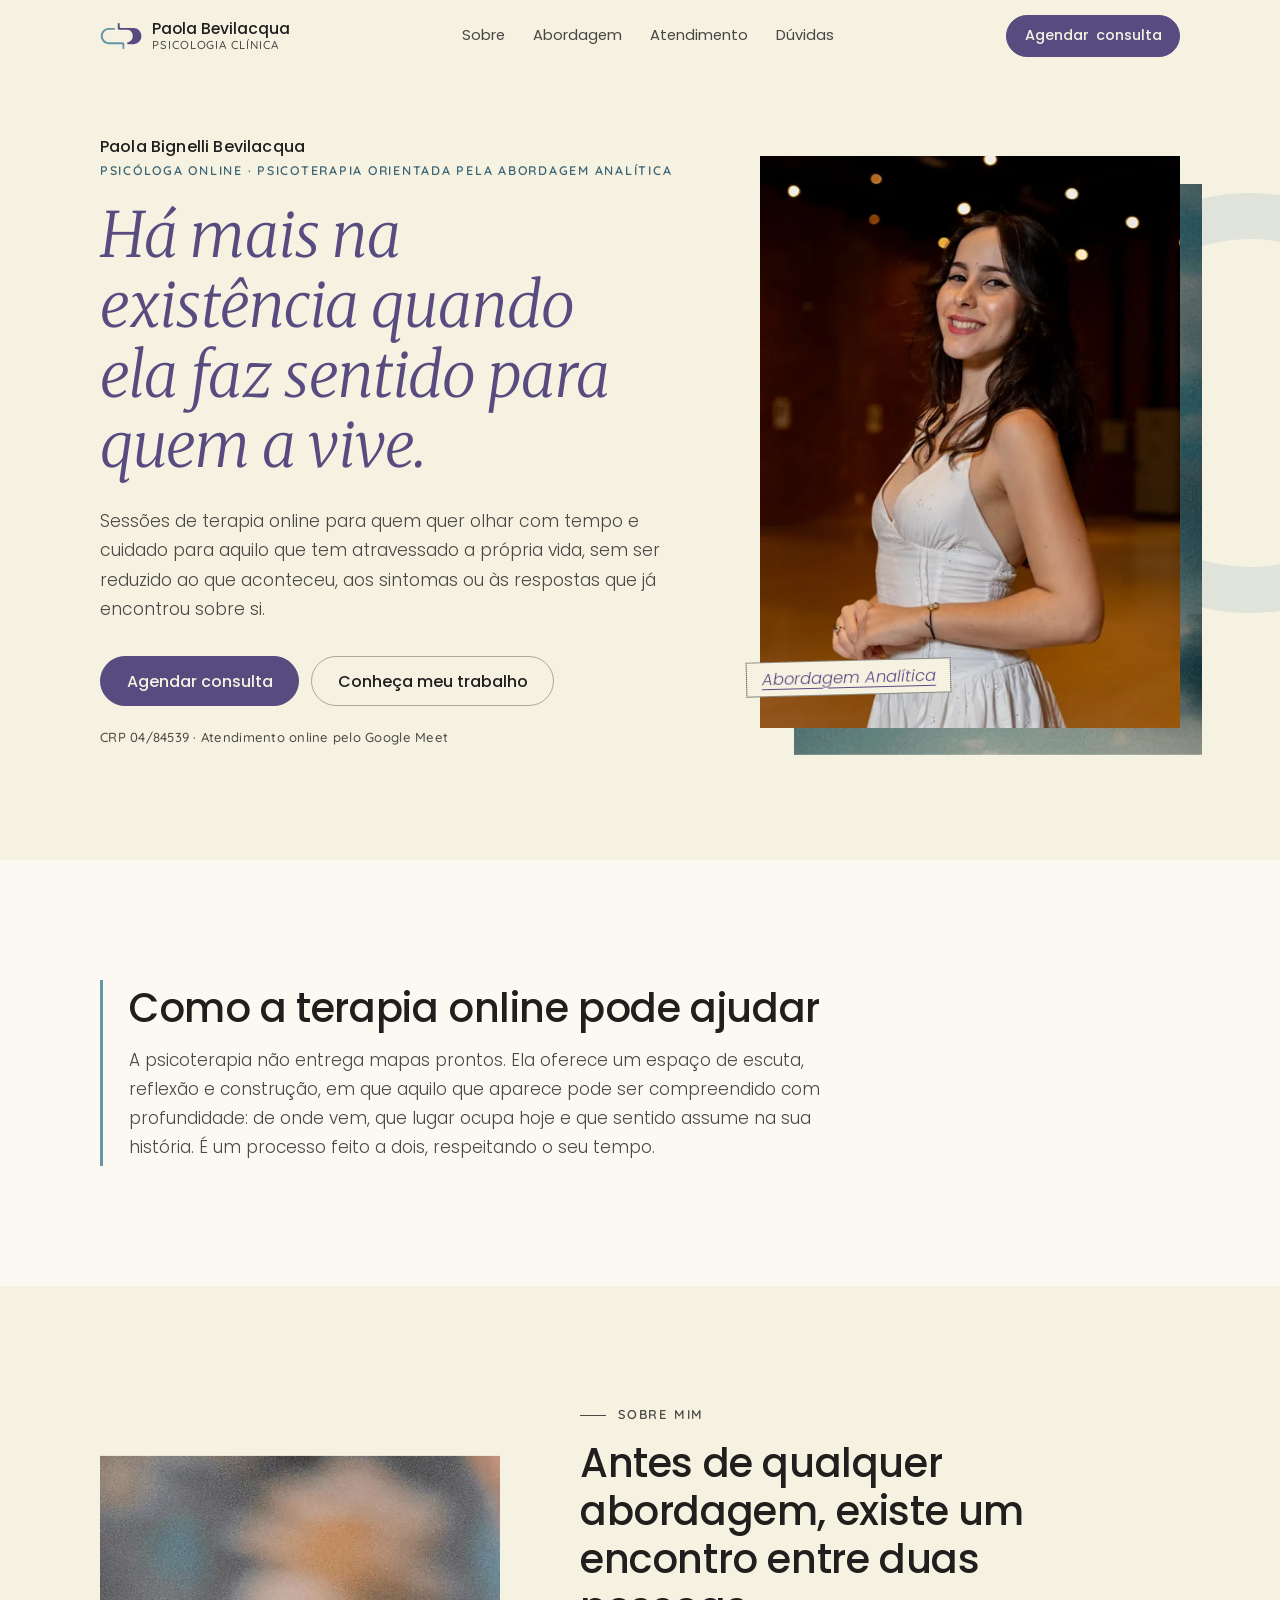
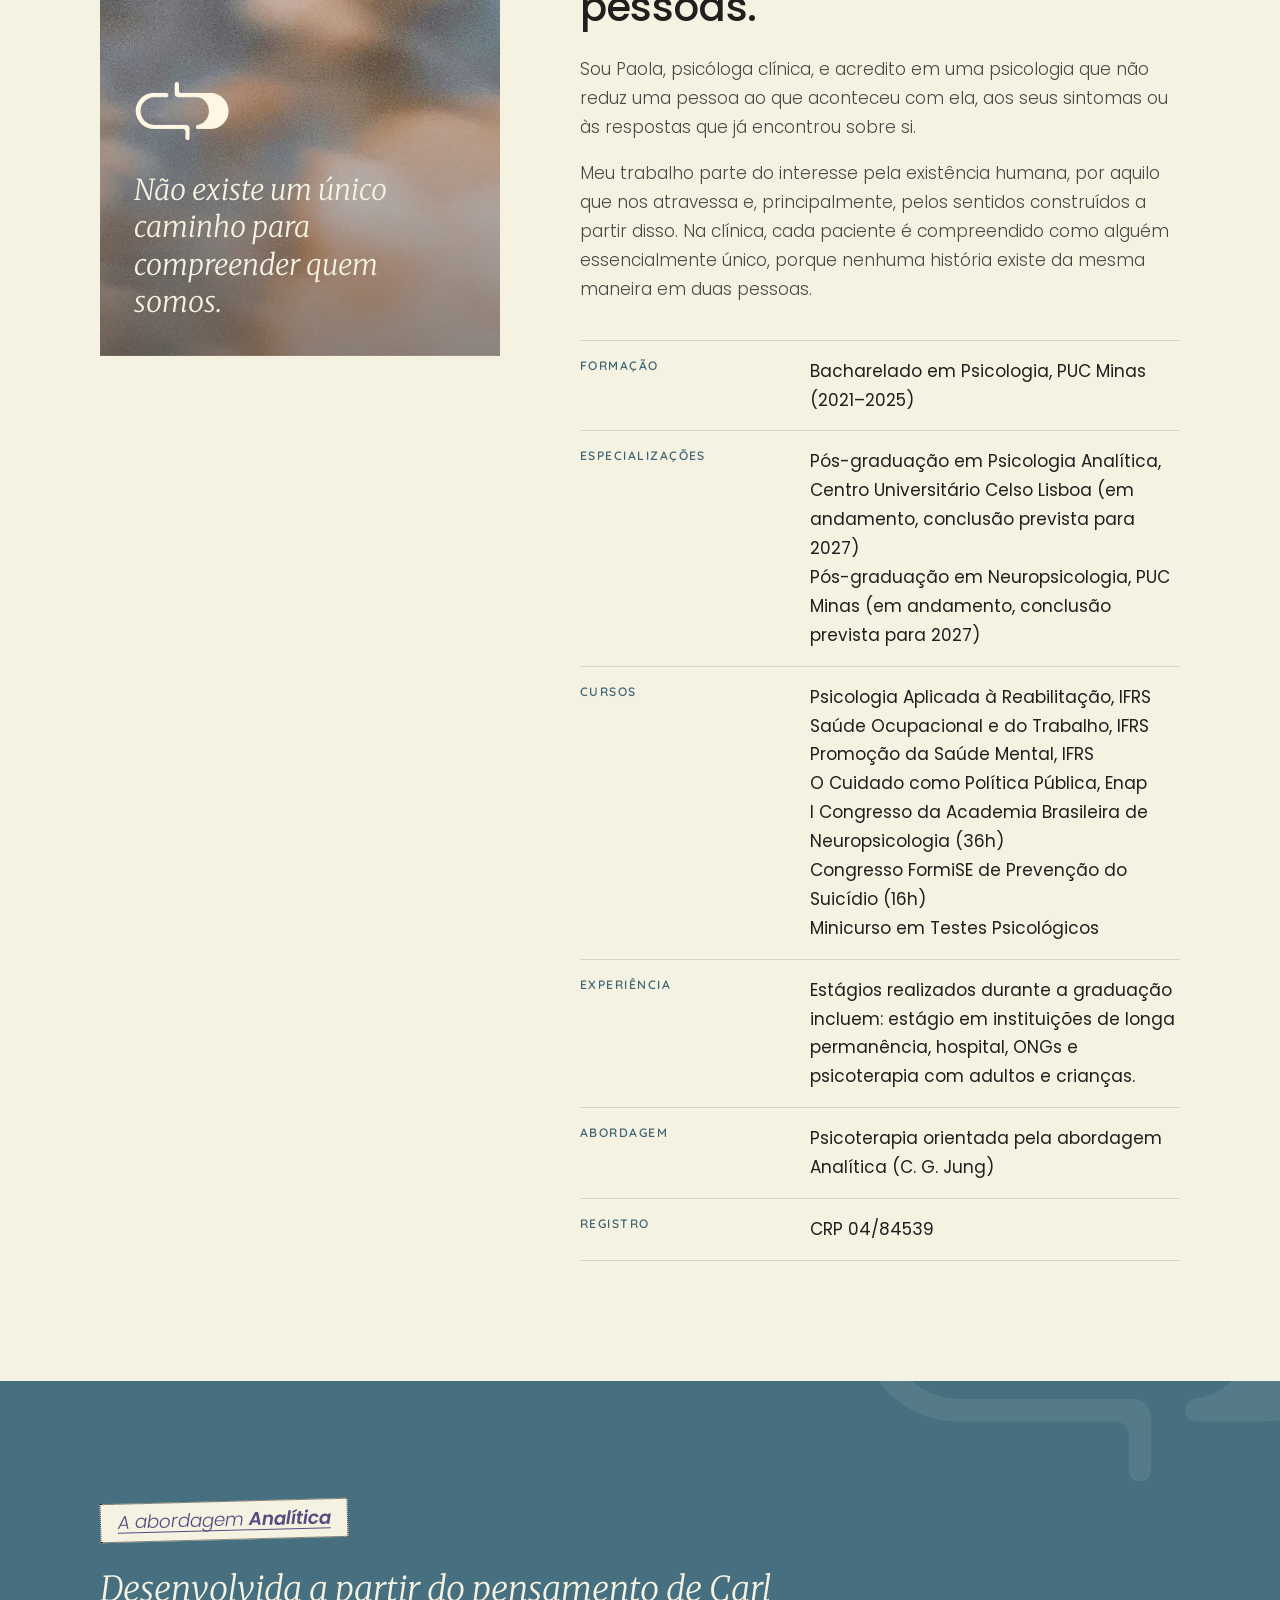
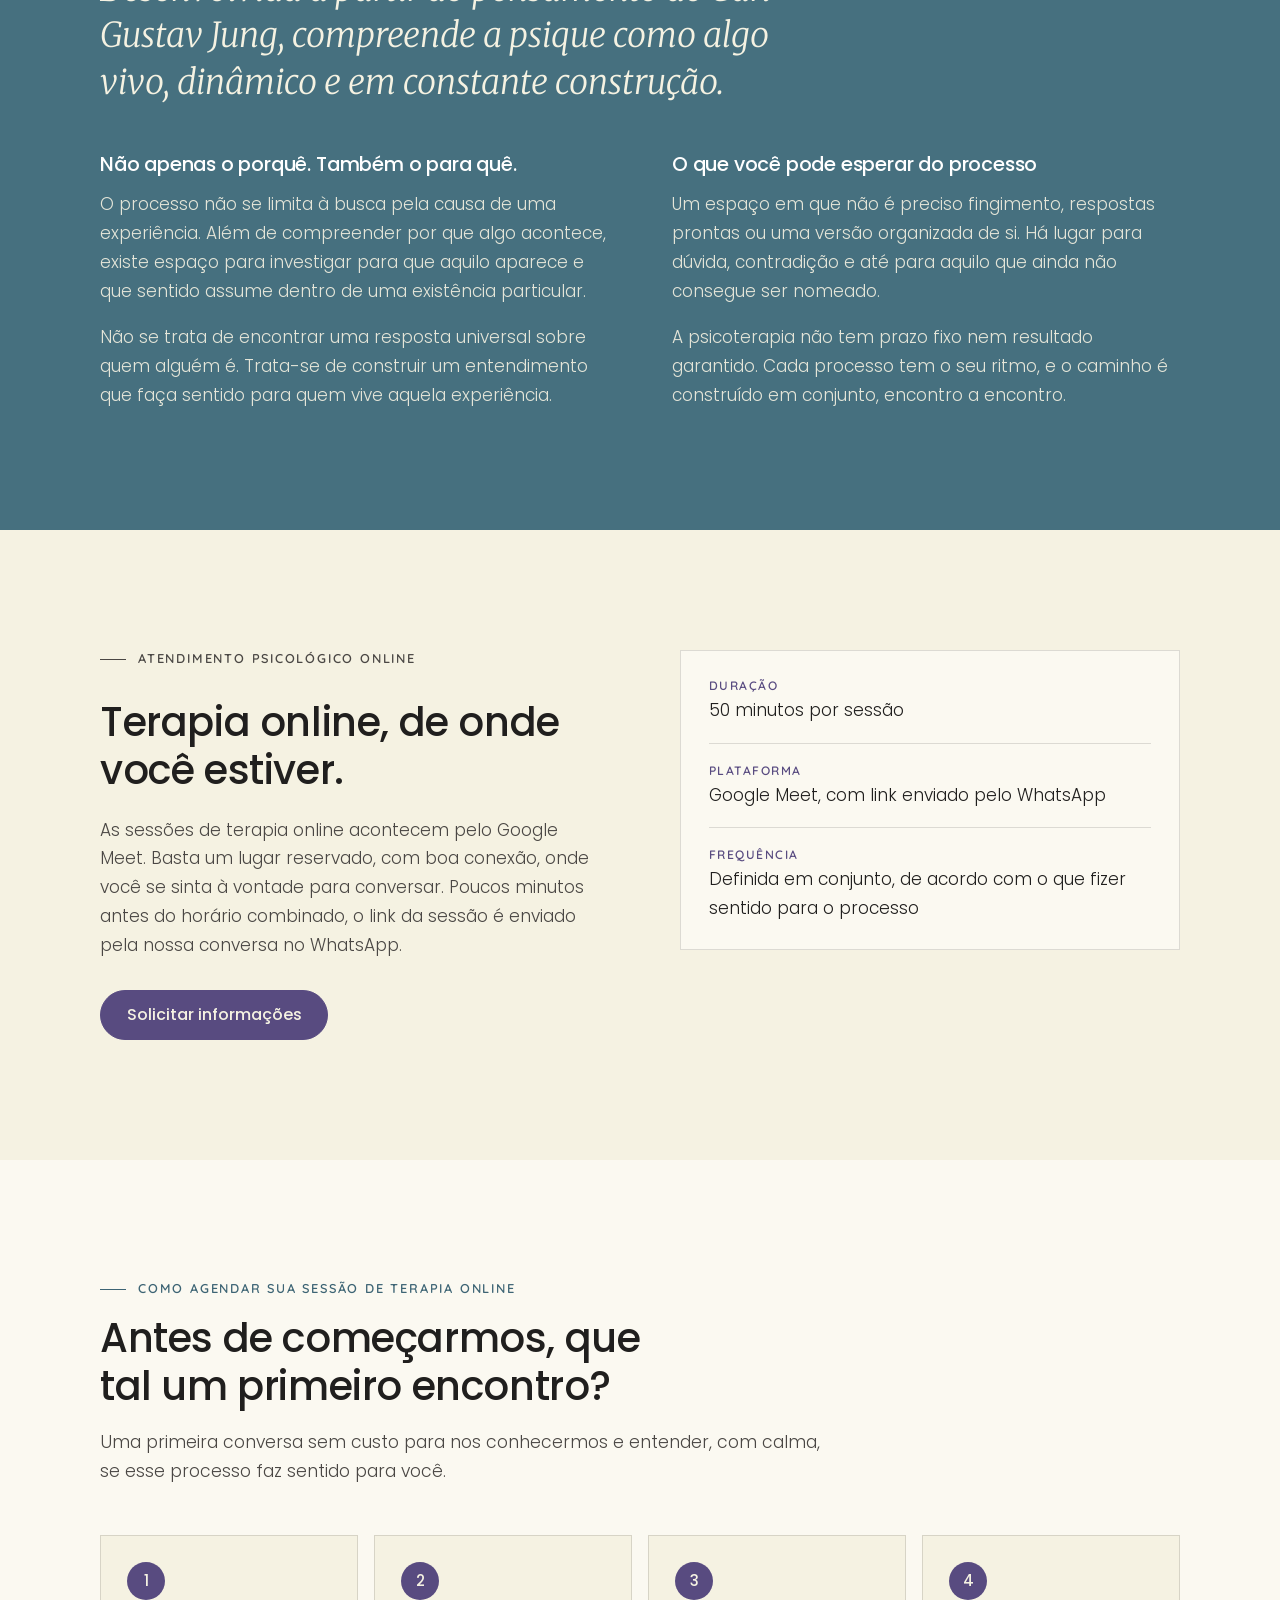
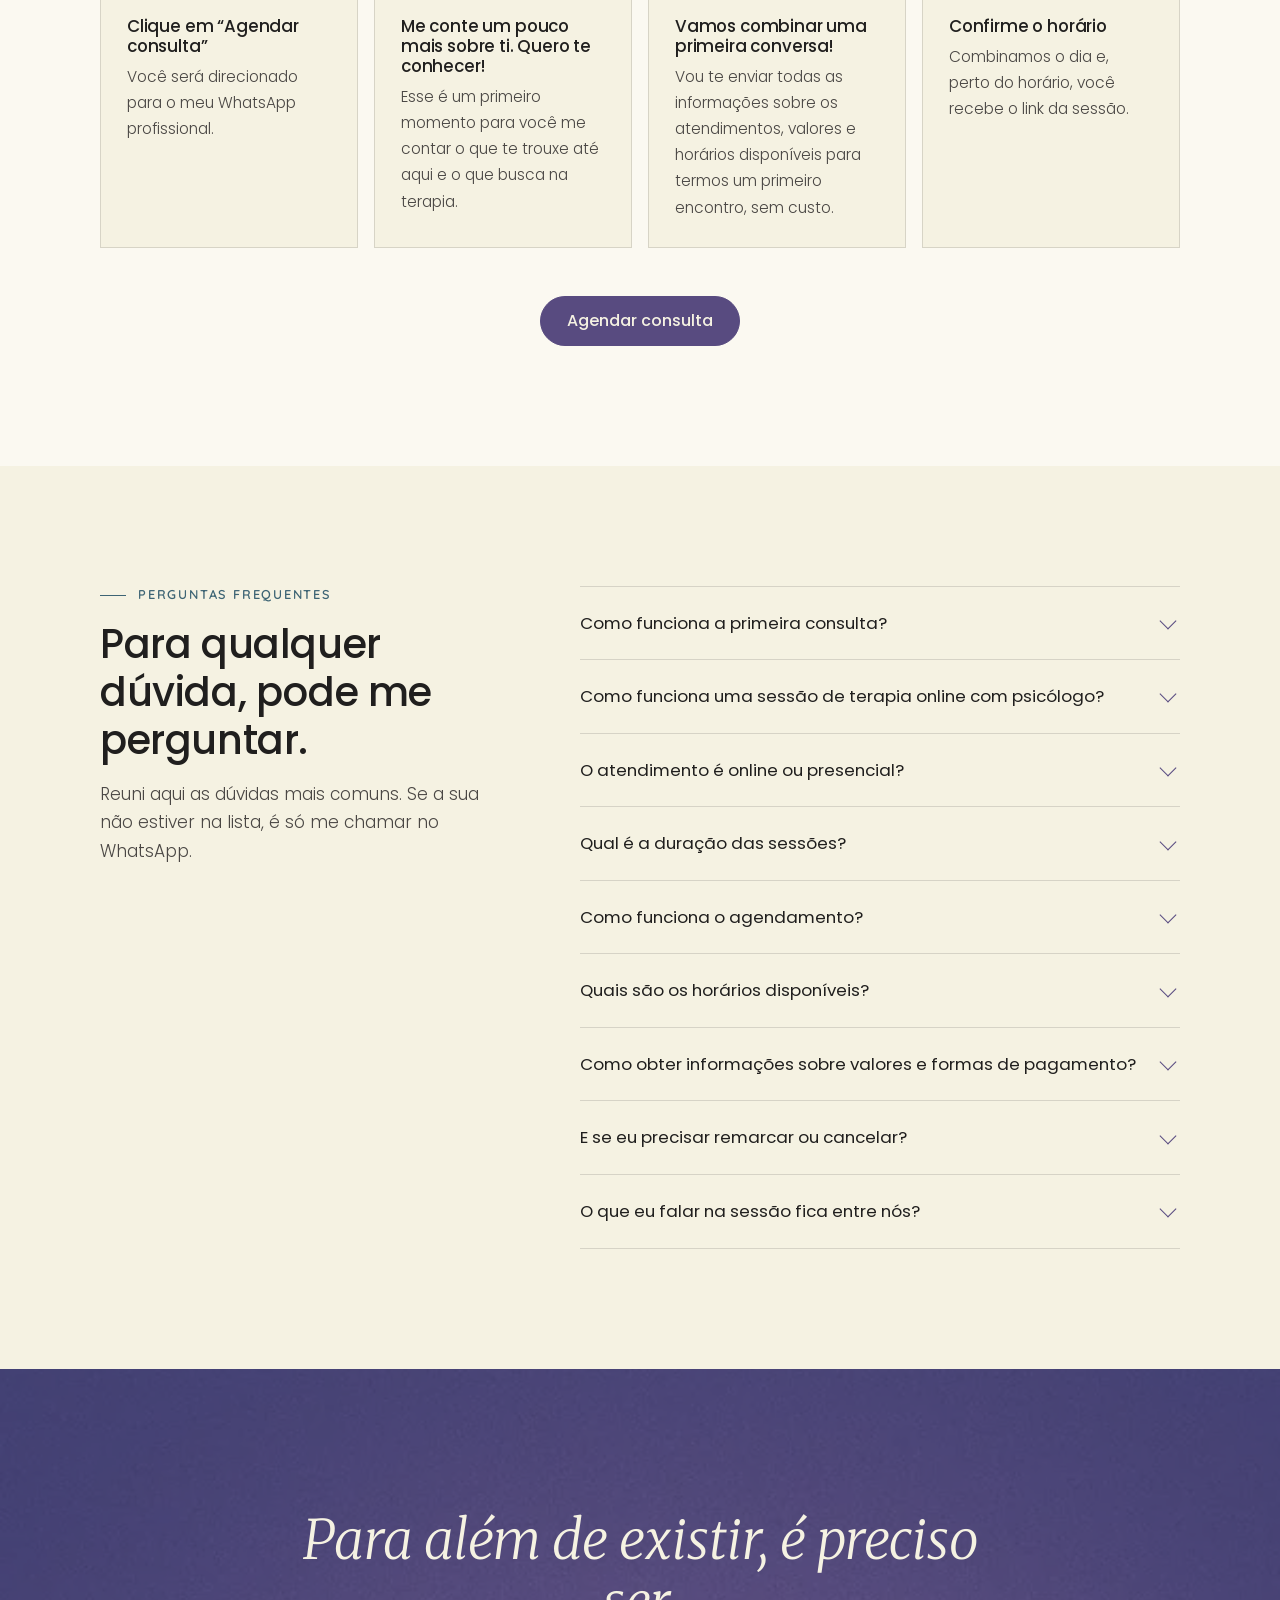
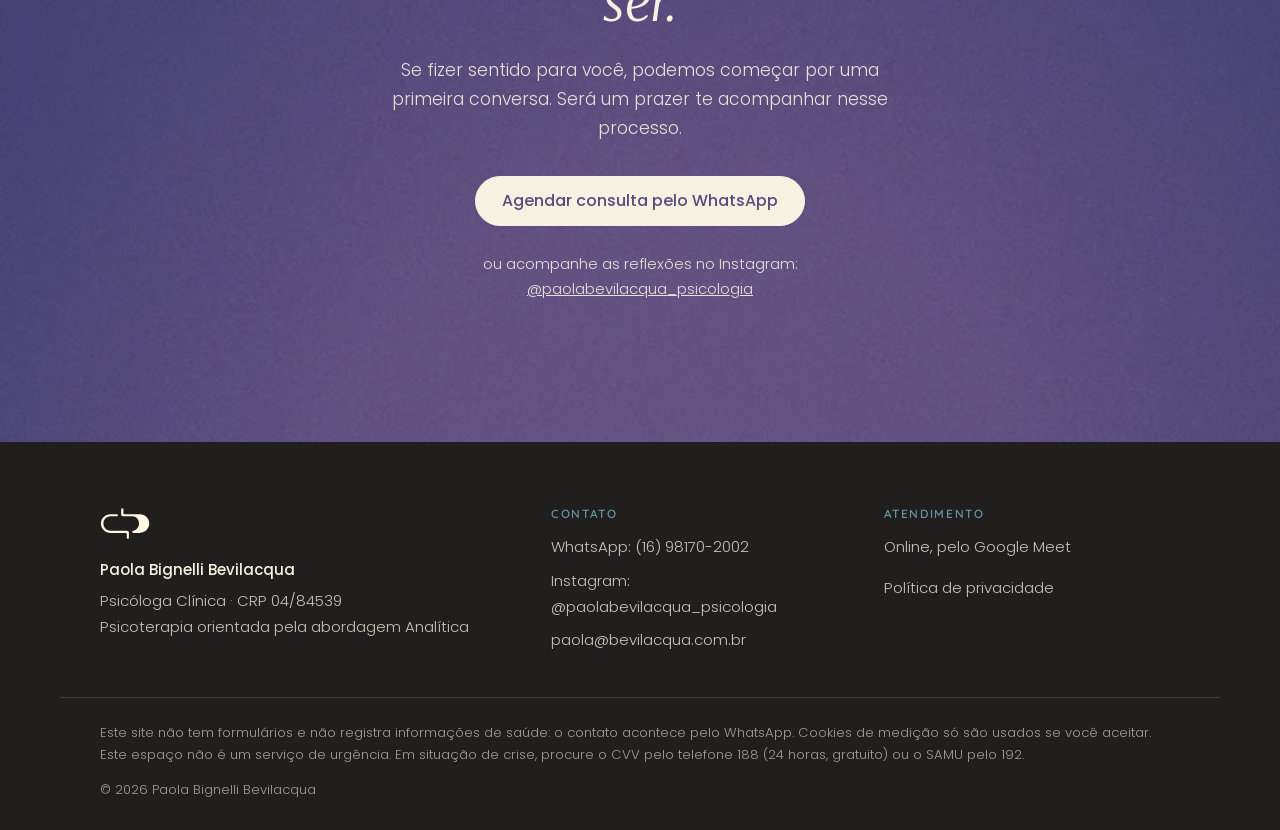
<file: index.html>
<!doctype html>
<html lang="pt-BR">
<head>
  <meta charset="utf-8">
  <meta name="viewport" content="width=device-width, initial-scale=1">
  <title>Psicóloga Online | Sessão de Terapia Online | Paola Bevilacqua</title>
  <meta name="description" content="Sessão de terapia online com psicóloga, pelo Google Meet. Psicoterapia orientada pela abordagem Analítica. Paola Bevilacqua, CRP 04/84539. Agende pelo WhatsApp.">
  <link rel="canonical" href="https://paola-bevilacqua.vercel.app/">
  <meta name="theme-color" content="#584B80">
  <link rel="icon" href="assets/favicon.svg" type="image/svg+xml">

  <meta property="og:type" content="website">
  <meta property="og:locale" content="pt_BR">
  <meta property="og:title" content="Psicóloga Online | Sessão de Terapia Online | Paola Bevilacqua">
  <meta property="og:description" content="Há mais na existência quando ela faz sentido para quem a vive. Terapia online orientada pela abordagem Analítica.">
  <meta property="og:url" content="https://paola-bevilacqua.vercel.app/">
  <meta property="og:image" content="https://paola-bevilacqua.vercel.app/assets/og.jpg">

  <link rel="preconnect" href="https://fonts.googleapis.com">
  <link rel="preconnect" href="https://fonts.gstatic.com" crossorigin>
  <link href="https://fonts.googleapis.com/css2?family=Merriweather:ital,wght@1,300;1,400&family=Poppins:wght@300;400;500;600&family=Quicksand:wght@500;600&display=swap" rel="stylesheet">
  <link rel="preload" as="image" href="assets/paola.webp">
  <link rel="stylesheet" href="styles.css">
  <script>
    // Antes da primeira pintura: liga as animações só para quem não pediu menos movimento.
    document.documentElement.classList.add("js");
    if (!matchMedia("(prefers-reduced-motion: reduce)").matches) document.documentElement.classList.add("anima");
  </script>


  <script type="application/ld+json">
  {
    "@context": "https://schema.org",
    "@type": "Person",
    "name": "Paola Bignelli Bevilacqua",
    "jobTitle": "Psicóloga Clínica",
    "description": "Psicóloga online. Sessões de terapia online; psicoterapia orientada pela abordagem Analítica.",
    "identifier": "CRP 04/84539",
    "email": "mailto:paola@bevilacqua.com.br",
    "telephone": "+55-16-98170-2002",
    "knowsAbout": ["Terapia online", "Psicoterapia", "Abordagem Analítica", "Carl Gustav Jung"],
    "sameAs": ["https://www.instagram.com/paolabevilacqua_psicologia/"]
  }
  </script>
</head>
<body>
  <a class="skip" href="#conteudo">Pular para o conteúdo</a>

  <header class="topo" id="topo">
    <div class="wrap topo__in">
      <a class="marca" href="#topo" aria-label="Paola Bevilacqua, início">
        <img src="assets/simbolo.svg" alt="" width="46" height="30">
        <span class="marca__txt">
          <strong>Paola Bevilacqua</strong>
          <small>Psicologia Clínica</small>
        </span>
      </a>
      <nav class="menu" aria-label="Seções">
        <a href="#sobre">Sobre</a>
        <a href="#abordagem">Abordagem</a>
        <a href="#atendimento">Atendimento</a>
        <a href="#duvidas">Dúvidas</a>
      </nav>
      <a class="btn btn--sm" href="#" data-agendar="topo">Agendar<span class="so-largo">consulta</span></a>
    </div>
  </header>

  <main id="conteudo">

    <!-- 1. HERO -->
    <section class="hero">
      <div class="wrap hero__grid">
        <div class="hero__txt">
          <h1 class="hero__nome">
            Paola Bignelli Bevilacqua
            <span>Psicóloga online · Psicoterapia orientada pela abordagem Analítica</span>
          </h1>
          <p class="hero__frase">Há mais na existência quando ela faz sentido para quem a vive.</p>
          <p class="hero__lead">Sessões de terapia online para quem quer olhar com tempo e cuidado para aquilo que tem atravessado a própria vida, sem ser reduzido ao que aconteceu, aos sintomas ou às respostas que já encontrou sobre si.</p>
          <div class="hero__acoes">
            <a class="btn" href="#" data-agendar="hero">Agendar consulta</a>
            <a class="btn btn--ghost" href="#sobre">Conheça meu trabalho</a>
          </div>
          <p class="hero__crp">CRP 04/84539 · Atendimento online pelo Google Meet</p>
        </div>
        <figure class="hero__foto">
          <div class="hero__ceu" aria-hidden="true"></div>
          <img src="assets/paola.webp" width="497" height="677" alt="Paola Bevilacqua, psicóloga online, sorrindo">
          <figcaption class="etiqueta etiqueta--foto">Abordagem Analítica</figcaption>
        </figure>
      </div>
    </section>

    <!-- 2. IDENTIFICAÇÃO -->
    <section class="sec sec--claro" id="identificacao" aria-labelledby="t-ident">
      <div class="wrap">
        <div class="ajuda revela">
          <h2 id="t-ident">Como a terapia online pode ajudar</h2>
          <p>A psicoterapia não entrega mapas prontos. Ela oferece um espaço de escuta, reflexão e construção, em que aquilo que aparece pode ser compreendido com profundidade: de onde vem, que lugar ocupa hoje e que sentido assume na sua história. É um processo feito a dois, respeitando o seu tempo.</p>
        </div>
      </div>
    </section>

    <!-- 3. SOBRE -->
    <section class="sec" id="sobre" aria-labelledby="t-sobre">
      <div class="wrap sobre">
        <figure class="sobre__visual revela">
          <!-- FOTO COMPLEMENTAR: troque este bloco por <img src="assets/paola-2.webp" ...> quando houver a segunda foto -->
          <div class="sobre__quadro">
            <img src="assets/simbolo.svg" alt="" width="120" height="78">
            <blockquote>Não existe um único caminho para compreender quem somos.</blockquote>
          </div>
        </figure>

        <div class="sobre__txt">
          <p class="sobrelinha">Sobre mim</p>
          <h2 id="t-sobre">Antes de qualquer abordagem, existe um encontro entre duas pessoas.</h2>
          <p>Sou Paola, psicóloga clínica, e acredito em uma psicologia que não reduz uma pessoa ao que aconteceu com ela, aos seus sintomas ou às respostas que já encontrou sobre si.</p>
          <p>Meu trabalho parte do interesse pela existência humana, por aquilo que nos atravessa e, principalmente, pelos sentidos construídos a partir disso. Na clínica, cada paciente é compreendido como alguém essencialmente único, porque nenhuma história existe da mesma maneira em duas pessoas.</p>

          <dl class="credenciais">
            <div>
              <dt>Formação</dt>
              <dd>Bacharelado em Psicologia, PUC Minas (2021–2025)</dd>
            </div>
            <div>
              <dt>Especializações</dt>
              <dd>Pós-graduação em Psicologia Analítica, Centro Universitário Celso Lisboa (em andamento, conclusão prevista para 2027)<br>Pós-graduação em Neuropsicologia, PUC Minas (em andamento, conclusão prevista para 2027)</dd>
            </div>
            <div>
              <dt>Cursos</dt>
              <dd>Psicologia Aplicada à Reabilitação, IFRS<br>Saúde Ocupacional e do Trabalho, IFRS<br>Promoção da Saúde Mental, IFRS<br>O Cuidado como Política Pública, Enap<br>I Congresso da Academia Brasileira de Neuropsicologia (36h)<br>Congresso FormiSE de Prevenção do Suicídio (16h)<br>Minicurso em Testes Psicológicos</dd>
            </div>
            <div>
              <dt>Experiência</dt>
              <dd>Estágios realizados durante a graduação incluem: estágio em instituições de longa permanência, hospital, ONGs e psicoterapia com adultos e crianças.</dd>
            </div>
            <div>
              <dt>Abordagem</dt>
              <dd>Psicoterapia orientada pela abordagem Analítica (C. G. Jung)</dd>
            </div>
            <div>
              <dt>Registro</dt>
              <dd>CRP 04/84539</dd>
            </div>
          </dl>
        </div>
      </div>
    </section>

    <!-- 4. ABORDAGEM -->
    <section class="sec sec--teal" id="abordagem" aria-labelledby="t-abord">
      <img class="padrao" src="assets/simbolo.svg" alt="" aria-hidden="true">
      <div class="wrap">
        <header class="sec__cab sec__cab--largo">
          <p class="etiqueta">A abordagem <strong>Analítica</strong></p>
          <h2 id="t-abord" class="serif">Desenvolvida a partir do pensamento de Carl Gustav Jung, compreende a psique como algo vivo, dinâmico e em constante construção.</h2>
        </header>

        <div class="abord__cols">
          <div class="revela">
            <h3>Não apenas o porquê. Também o para quê.</h3>
            <p>O processo não se limita à busca pela causa de uma experiência. Além de compreender por que algo acontece, existe espaço para investigar para que aquilo aparece e que sentido assume dentro de uma existência particular.</p>
            <p>Não se trata de encontrar uma resposta universal sobre quem alguém é. Trata-se de construir um entendimento que faça sentido para quem vive aquela experiência.</p>
          </div>
          <div class="revela">
            <h3>O que você pode esperar do processo</h3>
            <p>Um espaço em que não é preciso fingimento, respostas prontas ou uma versão organizada de si. Há lugar para dúvida, contradição e até para aquilo que ainda não consegue ser nomeado.</p>
            <p>A psicoterapia não tem prazo fixo nem resultado garantido. Cada processo tem o seu ritmo, e o caminho é construído em conjunto, encontro a encontro.</p>
          </div>
        </div>
      </div>
    </section>

    <!-- 5. MODALIDADES -->
    <section class="sec" id="atendimento" aria-labelledby="t-mod">
      <div class="wrap modal">
        <div class="modal__txt">
          <p class="sobrelinha">Atendimento psicológico online</p>
          <h2 id="t-mod">Terapia online, de onde você estiver.</h2>
          <p>As sessões de terapia online acontecem pelo Google Meet. Basta um lugar reservado, com boa conexão, onde você se sinta à vontade para conversar. Poucos minutos antes do horário combinado, o link da sessão é enviado pela nossa conversa no WhatsApp.</p>
          <a class="btn" href="#" data-agendar="modalidades">Solicitar informações</a>
        </div>
        <ul class="praticas revela">
          <li><span class="praticas__k">Duração</span><span>50 minutos por sessão</span></li>
          <li><span class="praticas__k">Plataforma</span><span>Google Meet, com link enviado pelo WhatsApp</span></li>
          <li><span class="praticas__k">Frequência</span><span>Definida em conjunto, de acordo com o que fizer sentido para o processo</span></li>
        </ul>
      </div>
    </section>

    <!-- 6. AGENDAMENTO -->
    <section class="sec sec--claro" id="agendamento" aria-labelledby="t-agenda">
      <div class="wrap">
        <header class="sec__cab">
          <p class="sobrelinha">Como agendar sua sessão de terapia online</p>
          <h2 id="t-agenda">Antes de começarmos, que tal um primeiro encontro?</h2>
          <p class="sec__intro">Uma primeira conversa sem custo para nos conhecermos e entender, com calma, se esse processo faz sentido para você.</p>
        </header>
        <ol class="passos">
          <li class="revela"><span class="passos__n">1</span><h3>Clique em “Agendar consulta”</h3><p>Você será direcionado para o meu WhatsApp profissional.</p></li>
          <li class="revela"><span class="passos__n">2</span><h3>Me conte um pouco mais sobre ti. Quero te conhecer!</h3><p>Esse é um primeiro momento para você me contar o que te trouxe até aqui e o que busca na terapia.</p></li>
          <li class="revela"><span class="passos__n">3</span><h3>Vamos combinar uma primeira conversa!</h3><p>Vou te enviar todas as informações sobre os atendimentos, valores e horários disponíveis para termos um primeiro encontro, sem custo.</p></li>
          <li class="revela"><span class="passos__n">4</span><h3>Confirme o horário</h3><p>Combinamos o dia e, perto do horário, você recebe o link da sessão.</p></li>
        </ol>
        <div class="centro">
          <a class="btn" href="#" data-agendar="agendamento">Agendar consulta</a>
        </div>
      </div>
    </section>

    <!-- 7. FAQ -->
    <section class="sec" id="duvidas" aria-labelledby="t-faq">
      <div class="wrap faq">
        <header class="faq__cab">
          <p class="sobrelinha">Perguntas frequentes</p>
          <h2 id="t-faq">Para qualquer dúvida, pode me perguntar.</h2>
          <p>Reuni aqui as dúvidas mais comuns. Se a sua não estiver na lista, é só me chamar no WhatsApp.</p>
        </header>
        <div class="faq__lista">
          <details>
            <summary>Como funciona a primeira consulta?</summary>
            <p>O primeiro encontro é sem custo. É um momento para conversarmos com calma sobre o que te trouxe até aqui, o que tem atravessado esse momento da sua vida e o que você busca na terapia. Você também conhece minha forma de trabalhar, tira suas dúvidas e sente como é estar nesse espaço comigo. Depois dessa conversa, você pode perceber com mais tranquilidade se o processo faz sentido para você.</p>
          </details>
          <details>
            <summary>Como funciona uma sessão de terapia online com psicólogo?</summary>
            <p>A sessão dura 50 minutos e acontece por vídeo, pelo Google Meet. Basta um lugar reservado, com boa conexão, onde você se sinta à vontade para conversar. Poucos minutos antes do horário combinado, envio o link pelo WhatsApp.</p>
          </details>
          <details>
            <summary>O atendimento é online ou presencial?</summary>
            <p>Os atendimentos são online, pelo Google Meet. O link da sessão é enviado pelo WhatsApp poucos minutos antes do horário combinado.</p>
          </details>
          <details>
            <summary>Qual é a duração das sessões?</summary>
            <p>Cada sessão tem 50 minutos. A frequência dos encontros é definida em conjunto, de acordo com o que fizer sentido para o processo.</p>
          </details>
          <details>
            <summary>Como funciona o agendamento?</summary>
            <p>Pelo WhatsApp. Ao clicar em “Agendar consulta”, você abre uma conversa comigo; eu envio os horários disponíveis e as informações sobre o atendimento, e combinamos juntos o melhor horário.</p>
          </details>
          <details>
            <summary>Quais são os horários disponíveis?</summary>
            <p>Os horários variam conforme a agenda e são informados no primeiro contato pelo WhatsApp. Depois de definidos, horário e frequência são alinhados entre nós, durante as sessões ou pelo WhatsApp quando necessário.</p>
          </details>
          <details>
            <summary>Como obter informações sobre valores e formas de pagamento?</summary>
            <p>Valores e formas de pagamento são informados diretamente pelo WhatsApp. O pagamento é feito antes do dia de cada atendimento, com o comprovante enviado pela nossa conversa, e o dia de pagamento é combinado antes do início dos encontros.</p>
          </details>
          <details>
            <summary>E se eu precisar remarcar ou cancelar?</summary>
            <p>Os pedidos de remarcação ou cancelamento devem ser feitos com até 6 horas de antecedência, pelo WhatsApp.</p>
          </details>
          <details>
            <summary>O que eu falar na sessão fica entre nós?</summary>
            <p>Sim. Tudo o que é conversado nas sessões é protegido pelo sigilo profissional previsto no Código de Ética Profissional do Psicólogo.</p>
          </details>
        </div>
      </div>
    </section>

    <!-- 8. CTA FINAL -->
    <section class="final" aria-labelledby="t-final">
      <div class="wrap final__in">
        <h2 id="t-final" class="serif">Para além de existir, é preciso ser.</h2>
        <p>Se fizer sentido para você, podemos começar por uma primeira conversa. Será um prazer te acompanhar nesse processo.</p>
        <a class="btn btn--claro" href="#" data-agendar="cta-final">Agendar consulta pelo WhatsApp</a>
        <p class="final__alt">ou acompanhe as reflexões no Instagram: <a href="https://www.instagram.com/paolabevilacqua_psicologia/" target="_blank" rel="noopener">@paolabevilacqua_psicologia</a></p>
      </div>
    </section>
  </main>

  <!-- 9. RODAPÉ -->
  <footer class="rodape">
    <div class="wrap rodape__grid">
      <div>
        <img src="assets/simbolo.svg" alt="" width="54" height="35">
        <p class="rodape__nome">Paola Bignelli Bevilacqua</p>
        <p>Psicóloga Clínica · CRP 04/84539<br>Psicoterapia orientada pela abordagem Analítica</p>
      </div>
      <div>
        <p class="rodape__k">Contato</p>
        <ul>
          <li><a href="#" data-agendar="rodape">WhatsApp: (16) 98170-2002</a></li>
          <li><a href="https://www.instagram.com/paolabevilacqua_psicologia/" target="_blank" rel="noopener">Instagram: @paolabevilacqua_psicologia</a></li>
          <li><a href="mailto:paola@bevilacqua.com.br">paola@bevilacqua.com.br</a></li>
        </ul>
      </div>
      <div>
        <p class="rodape__k">Atendimento</p>
        <p>Online, pelo Google Meet</p>
        <p><a href="politica-de-privacidade.html">Política de privacidade</a></p>
        <p><button class="link-cookies" type="button" data-cookies-abrir hidden>Preferências de cookies</button></p>
      </div>
    </div>
    <div class="wrap rodape__nota">
      <p>Este site não tem formulários e não registra informações de saúde: o contato acontece pelo WhatsApp. Cookies de medição só são usados se você aceitar. Este espaço não é um serviço de urgência. Em situação de crise, procure o CVV pelo telefone 188 (24 horas, gratuito) ou o SAMU pelo 192.</p>
      <p>© <span data-ano>2026</span> Paola Bignelli Bevilacqua</p>
    </div>
  </footer>

  <a class="flutuante" href="#" data-agendar="flutuante" aria-label="Agendar consulta pelo WhatsApp">
    <svg viewBox="0 0 24 24" width="24" height="24" aria-hidden="true"><path fill="currentColor" d="M12 2a10 10 0 0 0-8.6 15.1L2 22l5-1.3A10 10 0 1 0 12 2Zm0 18.2a8.2 8.2 0 0 1-4.2-1.2l-.3-.2-3 .8.8-2.9-.2-.3A8.2 8.2 0 1 1 12 20.2Zm4.5-6.1c-.2-.1-1.5-.7-1.7-.8-.2-.1-.4-.1-.6.1l-.8 1c-.1.2-.3.2-.5.1a6.7 6.7 0 0 1-3.3-2.9c-.2-.4.2-.4.7-1.3.1-.2 0-.3 0-.4l-.8-1.8c-.2-.5-.4-.4-.6-.4h-.5a1 1 0 0 0-.7.3 3 3 0 0 0-.9 2.2 5.2 5.2 0 0 0 1.1 2.7 11.8 11.8 0 0 0 4.5 4c1.7.7 2.3.8 3.1.6a2.7 2.7 0 0 0 1.8-1.2 2.2 2.2 0 0 0 .2-1.2c-.1-.1-.3-.2-.5-.3Z"/></svg>
    <span>Agendar consulta</span>
  </a>

  <div class="cookies" id="cookies" role="region" aria-label="Aviso de cookies" hidden>
    <p>Usamos cookies para medir as visitas e o resultado das campanhas. Nenhuma informação de saúde é coletada. <a href="politica-de-privacidade.html">Saiba mais</a></p>
    <div class="cookies__acoes">
      <button class="btn btn--sm" type="button" data-cookies="aceito">Aceitar</button>
      <button class="btn btn--sm btn--ghost" type="button" data-cookies="recusado">Recusar</button>
    </div>
  </div>

  <script src="main.js" defer></script>
</body>
</html>
</file>
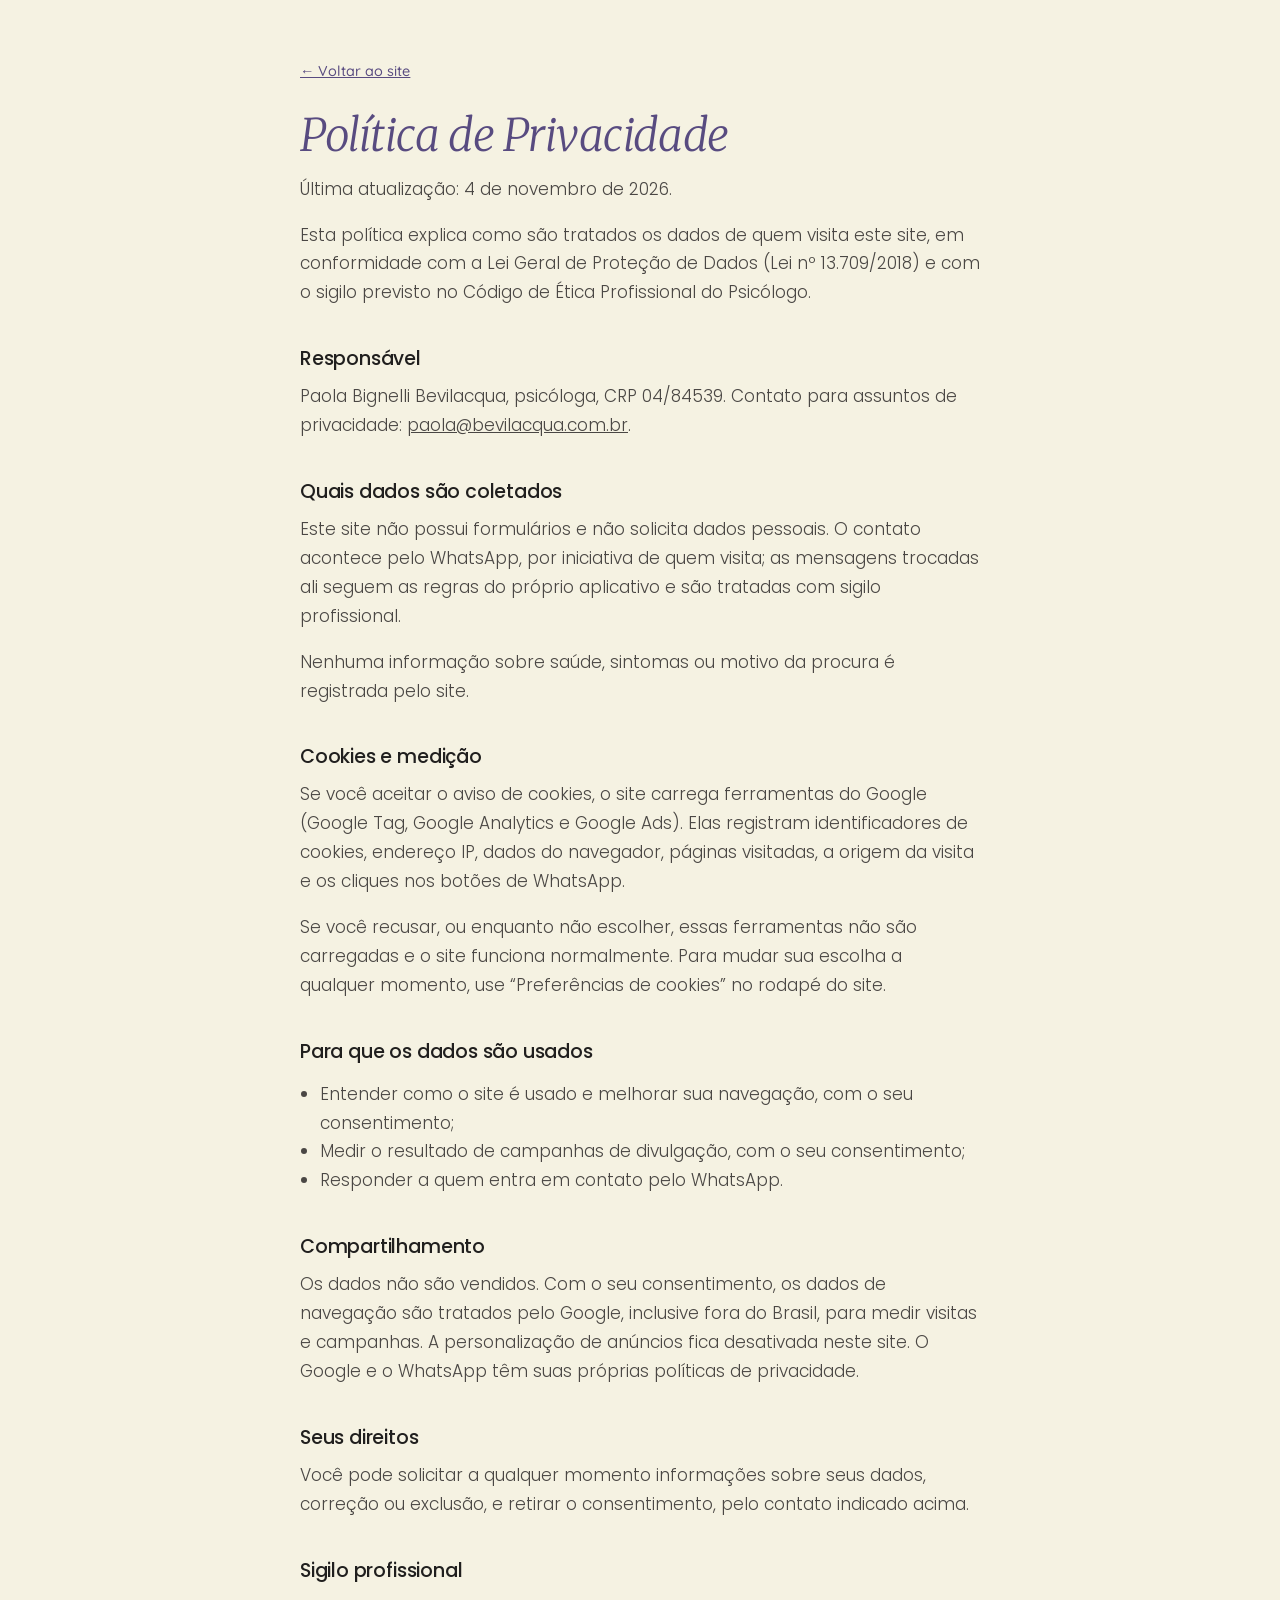
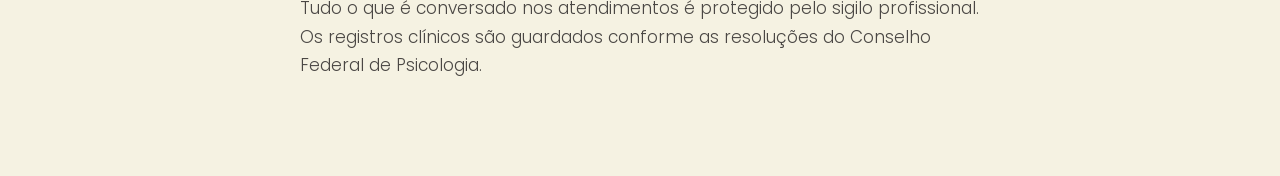
<file: politica-de-privacidade.html>
<!doctype html>
<html lang="pt-BR">
<head>
  <meta charset="utf-8">
  <meta name="viewport" content="width=device-width, initial-scale=1">
  <title>Política de Privacidade | Paola Bevilacqua</title>
  <meta name="robots" content="noindex">
  <link rel="icon" href="assets/favicon.svg" type="image/svg+xml">
  <link rel="preconnect" href="https://fonts.googleapis.com">
  <link rel="preconnect" href="https://fonts.gstatic.com" crossorigin>
  <link href="https://fonts.googleapis.com/css2?family=Merriweather:ital,wght@1,300;1,400&family=Poppins:wght@300;400;500;600&family=Quicksand:wght@500;600&display=swap" rel="stylesheet">
  <link rel="stylesheet" href="styles.css">
  <style>
    .doc { padding: 56px 0 96px; }
    .doc .wrap { max-width: 760px; }
    .doc h1 { font: italic 300 clamp(2rem, 5vw, 2.8rem)/1.2 var(--f-serif); color: var(--roxo); margin: 24px 0 12px; }
    .doc h2 { font-size: 1.2rem; margin: 40px 0 12px; }
    .doc p, .doc li { color: var(--tinta-2); }
    .doc ul { padding-left: 1.2em; }
    .voltar { font: 500 .9rem/1 var(--f-apoio); color: var(--roxo); }
  </style>
</head>
<body>
  <main class="doc">
    <div class="wrap">
      <a class="voltar" href="index.html">← Voltar ao site</a>
      <h1>Política de Privacidade</h1>
      <p>Última atualização: 4 de novembro de 2026.</p>

      <p>Esta política explica como são tratados os dados de quem visita este site, em conformidade com a Lei Geral de Proteção de Dados (Lei nº 13.709/2018) e com o sigilo previsto no Código de Ética Profissional do Psicólogo.</p>

      <h2>Responsável</h2>
      <p>Paola Bignelli Bevilacqua, psicóloga, CRP 04/84539. Contato para assuntos de privacidade: <a href="mailto:paola@bevilacqua.com.br">paola@bevilacqua.com.br</a>.</p>

      <h2>Quais dados são coletados</h2>
      <p>Este site não possui formulários e não solicita dados pessoais. O contato acontece pelo WhatsApp, por iniciativa de quem visita; as mensagens trocadas ali seguem as regras do próprio aplicativo e são tratadas com sigilo profissional.</p>
      <p>Nenhuma informação sobre saúde, sintomas ou motivo da procura é registrada pelo site.</p>

      <h2>Cookies e medição</h2>
      <p>Se você aceitar o aviso de cookies, o site carrega ferramentas do Google (Google Tag, Google Analytics e Google Ads). Elas registram identificadores de cookies, endereço IP, dados do navegador, páginas visitadas, a origem da visita e os cliques nos botões de WhatsApp.</p>
      <p>Se você recusar, ou enquanto não escolher, essas ferramentas não são carregadas e o site funciona normalmente. Para mudar sua escolha a qualquer momento, use “Preferências de cookies” no rodapé do site.</p>

      <h2>Para que os dados são usados</h2>
      <ul>
        <li>Entender como o site é usado e melhorar sua navegação, com o seu consentimento;</li>
        <li>Medir o resultado de campanhas de divulgação, com o seu consentimento;</li>
        <li>Responder a quem entra em contato pelo WhatsApp.</li>
      </ul>

      <h2>Compartilhamento</h2>
      <p>Os dados não são vendidos. Com o seu consentimento, os dados de navegação são tratados pelo Google, inclusive fora do Brasil, para medir visitas e campanhas. A personalização de anúncios fica desativada neste site. O Google e o WhatsApp têm suas próprias políticas de privacidade.</p>

      <h2>Seus direitos</h2>
      <p>Você pode solicitar a qualquer momento informações sobre seus dados, correção ou exclusão, e retirar o consentimento, pelo contato indicado acima.</p>

      <h2>Sigilo profissional</h2>
      <p>Tudo o que é conversado nos atendimentos é protegido pelo sigilo profissional. Os registros clínicos são guardados conforme as resoluções do Conselho Federal de Psicologia.</p>
    </div>
  </main>
</body>
</html>
</file>
<file: styles.css>
/* Paleta e tipografia do manual de marca (Projeto de Branding, p. 45-46) */
:root {
  --creme: #F5F2E2;
  --creme-2: #FBF9F1;
  --teal: #6895A5;          /* decorativo e títulos grandes */
  --teal-fundo: #46707F;    /* fundo com texto creme (contraste AA) */
  --teal-texto: #3D6474;    /* texto em teal sobre creme */
  --roxo: #584B80;
  --roxo-escuro: #463B69;
  --tinta: #201F1E;
  --tinta-2: #4A4744;
  --linha: rgba(32, 31, 30, .14);

  --f-sans: "Poppins", system-ui, -apple-system, "Segoe UI", sans-serif;
  --f-apoio: "Quicksand", "Poppins", sans-serif;
  --f-serif: "Merriweather", Georgia, serif;

  --gutter: 20px;
  --raio: 4px;
}

*, *::before, *::after { box-sizing: border-box; }
html { scroll-behavior: smooth; scroll-padding-top: 84px; -webkit-text-size-adjust: 100%; }
body {
  margin: 0;
  background: var(--creme);
  color: var(--tinta);
  font: 300 1.0625rem/1.7 var(--f-sans);
  -webkit-font-smoothing: antialiased;
  overflow-x: hidden;
}
img { max-width: 100%; display: block; }
a { color: inherit; }
h1, h2, h3 { margin: 0; font-weight: 500; line-height: 1.2; letter-spacing: -.01em; }
p { margin: 0 0 1em; }
p:last-child { margin-bottom: 0; }

.wrap { width: 100%; max-width: 1160px; margin: 0 auto; padding: 0 var(--gutter); }
@media (min-width: 768px) { :root { --gutter: 40px; } }

.skip { position: absolute; left: -999px; top: 8px; background: var(--roxo); color: var(--creme); padding: 8px 14px; z-index: 100; }
.skip:focus { left: 8px; }
:focus-visible { outline: 2px solid var(--roxo); outline-offset: 3px; }

.serif { font-family: var(--f-serif); font-style: italic; font-weight: 300; letter-spacing: 0; }

/* ---------- Botões ---------- */
.btn {
  display: inline-flex; align-items: center; justify-content: center; gap: .5em;
  min-height: 50px; padding: .8em 1.6em;
  background: var(--roxo); color: var(--creme);
  font: 500 1rem/1.2 var(--f-sans); text-decoration: none;
  border: 1px solid var(--roxo); border-radius: 999px;
  transition: background .25s, color .25s, transform .25s;
}
.btn:hover { background: var(--roxo-escuro); transform: translateY(-1px); }
.btn--ghost { background: transparent; color: var(--tinta); border-color: rgba(32,31,30,.35); }
.btn--ghost:hover { background: var(--tinta); color: var(--creme); }
.btn--claro { background: var(--creme); color: var(--roxo); border-color: var(--creme); }
.btn--claro:hover { background: #fff; }
.btn--sm { min-height: 42px; padding: .55em 1.2em; font-size: .9rem; }

/* Etiqueta: recurso do manual (caixa creme, borda pontilhada, leve rotação) */
.etiqueta {
  display: inline-block; margin: 0;
  background: var(--creme); color: var(--roxo);
  border: 1px dotted var(--tinta);
  padding: .35em .9em;
  font: italic 300 1.15rem/1.3 var(--f-sans);
  transform: rotate(-1.5deg);
  text-decoration: underline; text-underline-offset: 4px; text-decoration-thickness: 1px;
}
.etiqueta strong { font-weight: 600; }

.sobrelinha {
  font: 600 .8rem/1.4 var(--f-apoio); letter-spacing: .14em; text-transform: uppercase;
  color: var(--teal-texto); margin-bottom: 1rem;
}

.pendente {
  background: #FFF3B8; color: #6B5300; border-bottom: 1px dashed #B8962E;
  font-size: .85em; padding: 0 .35em; font-weight: 400;
}
.pendente::before { content: "a preencher: "; font-weight: 600; }

/* ---------- Topo ---------- */
.topo {
  position: sticky; top: 0; z-index: 20;
  background: rgba(245, 242, 226, .88);
  backdrop-filter: blur(10px); -webkit-backdrop-filter: blur(10px);
  border-bottom: 1px solid transparent; transition: border-color .3s;
}
.topo.rolou { border-bottom-color: var(--linha); }
.topo__in { display: flex; align-items: center; justify-content: space-between; gap: 16px; height: 72px; }
.marca { display: flex; align-items: center; gap: 10px; text-decoration: none; }
.marca img { width: 42px; height: auto; }
.marca__txt { display: flex; flex-direction: column; line-height: 1.15; }
.marca__txt strong { font-weight: 500; font-size: .98rem; }
.marca__txt small { font: 500 .72rem/1.3 var(--f-apoio); letter-spacing: .08em; color: var(--tinta-2); text-transform: uppercase; }
.menu { display: none; gap: 28px; }
.menu a { text-decoration: none; font-size: .92rem; font-weight: 400; color: var(--tinta-2); }
.menu a:hover { color: var(--roxo); }
@media (min-width: 920px) { .menu { display: flex; } }
.marca__txt strong, .btn { white-space: nowrap; }
@media (max-width: 420px) { .topo .so-largo { display: none; } .topo .btn--sm { padding: .5em 1.1em; } }

/* ---------- Hero ---------- */
.hero { padding: 40px 0 72px; position: relative; overflow: hidden; }
.hero::before { /* meia-lua roxa do manual (p. 3 do quadro de fundo) */
  content: ""; position: absolute; right: -180px; top: 120px;
  width: 420px; height: 420px; border-radius: 50%;
  border: 46px solid var(--teal); opacity: .16;
}
.hero__grid { display: grid; gap: 48px; align-items: center; position: relative; }
.hero__nome { font: 500 1rem/1.3 var(--f-sans); letter-spacing: .01em; margin-bottom: 22px; }
.hero__nome span { display: block; font: 600 .78rem/1.4 var(--f-apoio); letter-spacing: .14em; text-transform: uppercase; color: var(--teal-texto); margin-top: 4px; }
.hero__frase {
  font: italic 300 clamp(2.15rem, 6.4vw, 3.9rem)/1.12 var(--f-serif);
  color: var(--roxo); margin-bottom: 26px; max-width: 14ch;
}
.hero__lead { font-size: 1.08rem; color: var(--tinta-2); max-width: 36rem; margin-bottom: 32px; }
.hero__acoes { display: flex; flex-wrap: wrap; gap: 12px; margin-bottom: 22px; }
.hero__crp { font: 500 .82rem/1.5 var(--f-apoio); color: var(--tinta-2); letter-spacing: .02em; }

.hero__foto { margin: 0; position: relative; justify-self: center; width: min(100%, 420px); }
.hero__ceu {
  position: absolute; inset: 28px -22px -26px 34px;
  background: url("assets/ceu.webp") center/cover;
}
.hero__foto img { position: relative; width: 100%; height: auto; aspect-ratio: 497 / 677; object-fit: cover; }
.etiqueta--foto { position: absolute; left: -14px; bottom: 34px; font-size: 1.02rem; }

@media (max-width: 380px) { .hero__acoes .btn { width: 100%; } }
@media (max-width: 899px) {
  /* no celular a foto abre a página, num recorte horizontal no rosto */
  .hero { padding-top: 24px; }
  .hero::before { display: none; }
  .hero__grid { gap: 40px; }
  .hero__foto { order: -1; width: calc(100% - 22px); justify-self: start; }
  .hero__ceu { inset: 18px -22px -18px 22px; }
  .hero__foto img { aspect-ratio: 5 / 4; object-position: 50% 18%; }
  .etiqueta--foto { left: -6px; bottom: 18px; }
}
@media (min-width: 900px) {
  .hero { padding: 64px 0 112px; }
  .hero__grid { grid-template-columns: 1.15fr .85fr; gap: 72px; }
  .hero__foto { justify-self: end; }
}

/* ---------- Seções ---------- */
.sec { padding: 80px 0; position: relative; }
.sec--claro { background: var(--creme-2); }
.sec h2 { font-size: clamp(1.7rem, 3.8vw, 2.5rem); max-width: 22ch; }
.sec__cab { margin-bottom: 48px; max-width: 46rem; }
.sec__cab h2 { margin-bottom: 18px; }
.sec__intro { color: var(--tinta-2); font-size: 1.08rem; }
@media (min-width: 900px) { .sec { padding: 120px 0; } }


.ajuda { border-left: 3px solid var(--teal); padding: 4px 0 4px 26px; max-width: 46rem; }
.sec .ajuda h2 { margin-bottom: 14px; max-width: none; }
.ajuda p { color: var(--tinta-2); }

/* Sobre */
.sobre { display: grid; gap: 48px; align-items: start; }
.sobre__visual { margin: 0; }
.sobre__quadro {
  position: relative; aspect-ratio: 4 / 5; max-width: 440px;
  background: url("assets/textura-flor.webp") center/cover;
  display: flex; flex-direction: column; justify-content: flex-end; gap: 22px;
  padding: 34px;
}
.sobre__quadro::after { content: ""; position: absolute; inset: 0; background: linear-gradient(180deg, rgba(32,31,30,0) 35%, rgba(32,31,30,.42)); }
.sobre__quadro > * { position: relative; z-index: 1; }
.sobre__quadro img { width: 96px; filter: brightness(0) invert(95%) sepia(10%) saturate(300%); }
.sobre__quadro blockquote { margin: 0; color: var(--creme); font: italic 300 clamp(1.4rem, 2.6vw, 1.8rem)/1.3 var(--f-serif); max-width: 16ch; }
@media (max-width: 899px) { .sobre__quadro { aspect-ratio: 16 / 11; max-width: none; padding: 26px; } .sobre__quadro img { width: 72px; } }
.sobre__txt h2 { margin-bottom: 24px; }
.sobre__txt > p { color: var(--tinta-2); max-width: 38rem; }

.credenciais { margin: 36px 0 0; border-top: 1px solid var(--linha); }
.credenciais > div { display: grid; gap: 4px; padding: 16px 0; border-bottom: 1px solid var(--linha); }
.credenciais dt { font: 600 .76rem/1.4 var(--f-apoio); letter-spacing: .12em; text-transform: uppercase; color: var(--teal-texto); }
.credenciais dd { margin: 0; font-weight: 400; }
@media (min-width: 640px) { .credenciais > div { grid-template-columns: 210px 1fr; gap: 20px; } }
@media (min-width: 900px) { .sobre { grid-template-columns: .8fr 1.2fr; gap: 80px; } .sobre__visual { position: sticky; top: 110px; } }

/* Abordagem */
.sec--teal { background: var(--teal-fundo); color: var(--creme); overflow: hidden; }
.sec--teal h3 { color: #fff; }
.padrao { position: absolute; right: -90px; top: 60px; width: 520px; opacity: .08; filter: brightness(0) invert(1); pointer-events: none; }
.sec__cab--largo { max-width: 52rem; }
.sec__cab--largo .etiqueta { margin-bottom: 26px; }
.sec--teal h2.serif { font-size: clamp(1.45rem, 3.2vw, 2.15rem); line-height: 1.35; max-width: 34ch; }
.abord__cols { display: grid; gap: 40px; }
.abord__cols h3 { font-size: 1.22rem; margin-bottom: 14px; }
.abord__cols p { color: rgba(245, 242, 226, .9); }
@media (min-width: 860px) { .abord__cols { grid-template-columns: 1fr 1fr; gap: 64px; } }


/* Modalidades */
.modal { display: grid; gap: 48px; align-items: start; }
.modal__txt h2 { margin-bottom: 22px; }
.modal__txt p { color: var(--tinta-2); margin-bottom: 30px; max-width: 34rem; }
.praticas { list-style: none; margin: 0; padding: 8px 28px; background: var(--creme-2); border: 1px solid var(--linha); }
.praticas li { display: grid; gap: 2px; padding: 18px 0; border-bottom: 1px solid var(--linha); }
.praticas li:last-child { border-bottom: 0; }
.praticas__k { font: 600 .76rem/1.4 var(--f-apoio); letter-spacing: .12em; text-transform: uppercase; color: var(--roxo); }
@media (min-width: 900px) { .modal { grid-template-columns: 1fr 1fr; gap: 80px; } }

/* Agendamento */
.passos { list-style: none; margin: 0 0 48px; padding: 0; display: grid; gap: 16px; counter-reset: p; }
.passos li { background: var(--creme); border: 1px solid var(--linha); padding: 26px; position: relative; }
.passos__n {
  display: inline-grid; place-items: center; width: 38px; height: 38px; margin-bottom: 16px;
  border-radius: 50%; background: var(--roxo); color: var(--creme); font: 500 .95rem/1 var(--f-sans);
}
.passos h3 { font-size: 1.05rem; margin-bottom: 8px; }
.passos p { color: var(--tinta-2); font-size: .96rem; }
@media (min-width: 640px) { .passos { grid-template-columns: repeat(2, 1fr); } }
@media (min-width: 1000px) { .passos { grid-template-columns: repeat(4, 1fr); } }
.centro { text-align: center; }

/* FAQ */
.faq { display: grid; gap: 40px; }
.faq__cab h2 { margin-bottom: 16px; }
.faq__cab p:not(.sobrelinha) { color: var(--tinta-2); }
.faq__lista { border-top: 1px solid var(--linha); }
.faq details { border-bottom: 1px solid var(--linha); }
.faq summary {
  list-style: none; cursor: pointer; padding: 22px 44px 22px 0; position: relative;
  font-weight: 400; font-size: 1.05rem;
}
.faq summary::-webkit-details-marker { display: none; }
.faq summary::after {
  content: ""; position: absolute; right: 6px; top: 50%; width: 12px; height: 12px; margin-top: -8px;
  border-right: 1.5px solid var(--roxo); border-bottom: 1.5px solid var(--roxo);
  transform: rotate(45deg); transition: transform .25s;
}
.faq details[open] summary::after { transform: rotate(-135deg); margin-top: -2px; }
.faq summary:hover { color: var(--roxo); }
.faq details p { color: var(--tinta-2); padding: 0 0 24px; max-width: 44rem; }
@media (min-width: 900px) { .faq { grid-template-columns: .8fr 1.2fr; gap: 80px; } }

/* CTA final */
.final {
  background: var(--roxo) url("assets/textura-teal.webp") center/cover;
  background-blend-mode: soft-light;
  color: var(--creme); text-align: center; padding: 96px 0;
}
.final__in { max-width: 760px; }
.final h2 { font-size: clamp(2rem, 5.4vw, 3.4rem); line-height: 1.15; margin-bottom: 22px; }
.final p { color: rgba(245, 242, 226, .9); font-size: 1.08rem; margin: 0 auto 32px; max-width: 34rem; }
.final .final__alt { font-size: .92rem; margin: 26px auto 0; }
@media (min-width: 900px) { .final { padding: 140px 0; } }

/* Rodapé */
.rodape { background: var(--tinta); color: rgba(245, 242, 226, .78); padding: 64px 0 28px; font-size: .94rem; }
.rodape__grid { display: grid; gap: 36px; margin-bottom: 44px; }
.rodape img { width: 50px; margin-bottom: 16px; filter: brightness(0) invert(95%) sepia(10%) saturate(300%); }
.rodape__nome { color: var(--creme); font-weight: 500; margin-bottom: 6px; }
.rodape__k { font: 600 .74rem/1.4 var(--f-apoio); letter-spacing: .14em; text-transform: uppercase; color: var(--teal); margin-bottom: 12px; }
.rodape ul { list-style: none; margin: 0; padding: 0; display: grid; gap: 8px; }
.rodape a { text-decoration: none; }
.rodape a:hover { color: var(--creme); text-decoration: underline; }
.rodape__nota { border-top: 1px solid rgba(245, 242, 226, .14); padding-top: 24px; font-size: .82rem; color: rgba(245, 242, 226, .6); }
@media (min-width: 760px) { .rodape__grid { grid-template-columns: 1.4fr 1fr 1fr; } }

/* Botão flutuante */
.flutuante {
  position: fixed; right: 18px; bottom: 18px; z-index: 30;
  display: inline-flex; align-items: center; gap: 8px;
  background: var(--roxo); color: var(--creme); text-decoration: none;
  height: 56px; padding: 0 18px; border-radius: 999px;
  font: 500 .95rem/1 var(--f-sans);
  box-shadow: 0 10px 28px rgba(32, 31, 30, .22);
  transform: translateY(120px); opacity: 0; transition: transform .35s, opacity .35s, background .25s;
}
.flutuante.ver { transform: none; opacity: 1; }
.flutuante:hover { background: var(--roxo-escuro); }

/* ---------- Movimento ----------
   Tudo depende da classe "anima" no <html>, que só existe quando o visitante não pediu
   menos movimento no sistema. Sem ela (ou sem JS), a página aparece inteira e parada. */
:root { --suave: cubic-bezier(.2, .7, .2, 1); }

/* Barra fina de progresso de leitura no topo */
.topo::after {
  content: ""; position: absolute; left: 0; bottom: -1px; width: 100%; height: 2px;
  background: linear-gradient(90deg, var(--teal), var(--roxo));
  transform: scaleX(var(--prog, 0)); transform-origin: left; opacity: .75;
}

/* Traço antes das sobrelinhas */
.sobrelinha::before {
  content: ""; display: inline-block; width: 26px; height: 1px; margin-right: 12px;
  vertical-align: middle; background: currentColor; transform-origin: left;
}

@keyframes sobe { from { opacity: 0; transform: translateY(22px); } to { opacity: 1; transform: none; } }
@keyframes aparece { from { opacity: 0; } to { opacity: 1; } }
@keyframes revelaFoto { from { clip-path: inset(100% 0 0 0); transform: scale(1.06); } to { clip-path: inset(0); transform: none; } }
@keyframes ceu { from { opacity: 0; transform: translate(-26px, -20px); } to { opacity: 1; transform: none; } }
@keyframes cola { from { opacity: 0; transform: translateY(14px) rotate(-9deg); } to { opacity: 1; transform: rotate(-1.5deg); } }
@keyframes boia { from { transform: translateY(0) scale(1); } to { transform: translateY(-18px) scale(1.04); } }
@keyframes pop { 0% { transform: scale(.4); } 70% { transform: scale(1.12); } 100% { transform: scale(1); } }
@keyframes onda { from { opacity: .55; transform: scale(1); } to { opacity: 0; transform: scale(1.7); } }
@keyframes respira { from { transform: scale(1.04); } to { transform: scale(1.12) translate(-1.5%, 1%); } }

/* Topo: entrada em cascata ao carregar */
.anima .topo { animation: aparece .8s ease both; }
.anima .hero__nome { animation: sobe .9s var(--suave) .05s both; }
.anima .hero__frase:not(.dividida) { animation: aparece .4s 1.4s both; } /* reserva se o JS não rodar */
.anima .hero__frase .pal { display: inline-block; animation: sobe .9s var(--suave) both; animation-delay: calc(.2s + var(--i) * 55ms); }
.anima .hero__lead { animation: sobe .9s var(--suave) .8s both; }
.anima .hero__acoes { animation: sobe .9s var(--suave) .95s both; }
.anima .hero__crp { animation: aparece 1s ease 1.15s both; }
.anima .hero__foto img { animation: revelaFoto 1.4s var(--suave) .15s both; }
.anima .hero__ceu { animation: ceu 1.5s var(--suave) .4s both; }
.anima .etiqueta--foto { animation: cola .9s var(--suave) 1.2s both; }
.anima .hero::before { animation: boia 9s ease-in-out infinite alternate; }

/* Entrada ao rolar; --d é o atraso em cascata calculado no main.js */
.anima .revela {
  opacity: 0; transform: translateY(22px);
  transition: opacity .9s var(--suave), transform .9s var(--suave), filter .9s var(--suave);
  transition-delay: var(--d, 0ms);
}
.anima .revela.ok { opacity: 1; transform: none; }
.anima h2.revela { filter: blur(6px); }
.anima h2.revela.ok { filter: none; }
.anima .sobre__visual.revela { transform: translateX(-28px); }
.anima .sobre__visual.revela.ok { transform: none; }
.anima .etiqueta.revela { transform: translateY(14px) rotate(-8deg); }
.anima .etiqueta.revela.ok { transform: rotate(-1.5deg); }
.anima .sobrelinha.revela::before { transform: scaleX(0); transition: transform 1s var(--suave) .25s; }
.anima .sobrelinha.revela.ok::before { transform: scaleX(1); }
.anima .passos li.ok .passos__n { animation: pop .7s var(--suave) calc(var(--d, 0ms) + .2s) both; }
.anima .sobre__visual.ok .sobre__quadro > img { animation: sobe 1s var(--suave) .4s both; }
.anima .sobre__visual.ok blockquote { animation: sobe 1s var(--suave) .6s both; }

/* Textura do convite final respira devagar */
.final { position: relative; overflow: hidden; isolation: isolate; }
.anima .final { background-image: none; } /* a textura passa para o ::before, que se move */
.anima .final::before {
  content: ""; position: absolute; inset: 0; z-index: -1;
  background: url("assets/textura-teal.webp") center/cover; mix-blend-mode: soft-light; opacity: .55;
  animation: respira 18s ease-in-out infinite alternate;
}

/* Respostas do FAQ abrem deslizando (navegadores com ::details-content) */
html { interpolate-size: allow-keywords; }
.faq details::details-content { block-size: 0; overflow: hidden; transition: block-size .45s var(--suave), content-visibility .45s allow-discrete; }
.faq details[open]::details-content { block-size: auto; }
.anima .faq details[open] p { animation: sobe .6s var(--suave) both; }

/* Passar o mouse */
.passos li { transition: border-color .35s ease, box-shadow .35s ease; }
.passos li:hover { border-color: rgba(88, 75, 128, .35); box-shadow: 0 12px 30px -18px rgba(88, 75, 128, .45); }
.hero__foto img { transition: filter .6s ease; }
.hero__foto:hover img { filter: saturate(1.08) brightness(1.03); }
.menu a { position: relative; }
.menu a::after {
  content: ""; position: absolute; left: 0; right: 0; bottom: -4px; height: 1px;
  background: currentColor; transform: scaleX(0); transition: transform .35s var(--suave);
}
.menu a:hover::after { transform: scaleX(1); }

/* Botão flutuante: três ondas suaves quando aparece */
.flutuante::after {
  content: ""; position: absolute; inset: 0; border-radius: inherit;
  border: 2px solid var(--roxo); opacity: 0; pointer-events: none;
}
.anima .flutuante.ver::after { animation: onda 2.2s ease-out .6s 3; }

/* Celular: WhatsApp sempre visível, em barra fixa */
@media (max-width: 767px) {
  .flutuante {
    left: 12px; right: 12px; bottom: calc(12px + env(safe-area-inset-bottom));
    justify-content: center; transform: none; opacity: 1;
  }
  .anima .flutuante.ver::after { animation: none; }
  .rodape { padding-bottom: 96px; }
}

/* Aviso de cookies */
.cookies {
  position: fixed; z-index: 40; left: 18px; bottom: 18px; width: min(560px, calc(100% - 240px));
  display: flex; flex-direction: column; gap: 14px; padding: 20px 22px;
  background: var(--creme-2); border: 1px solid var(--linha); border-radius: var(--raio);
  box-shadow: 0 14px 40px rgba(32, 31, 30, .2); font-size: .92rem; line-height: 1.55;
}
.cookies[hidden] { display: none; }
.cookies p { margin: 0; color: var(--tinta-2); }
.cookies__acoes { display: flex; flex-wrap: wrap; gap: 10px; }
.link-cookies { padding: 0; background: none; border: 0; color: inherit; font: inherit; cursor: pointer; }
.link-cookies:hover { color: var(--creme); text-decoration: underline; }
.link-cookies[hidden] { display: none; }
@media (max-width: 767px) {
  .cookies { left: 12px; right: 12px; width: auto; bottom: calc(80px + env(safe-area-inset-bottom)); }
}

/* Sem animação: tudo visível e parado */
.revela { opacity: 1; }
@media (prefers-reduced-motion: reduce) {
  html { scroll-behavior: auto; }
  .btn, .flutuante, .menu a::after { transition: none; }
  .faq details::details-content { transition: none; }
}
</file>
